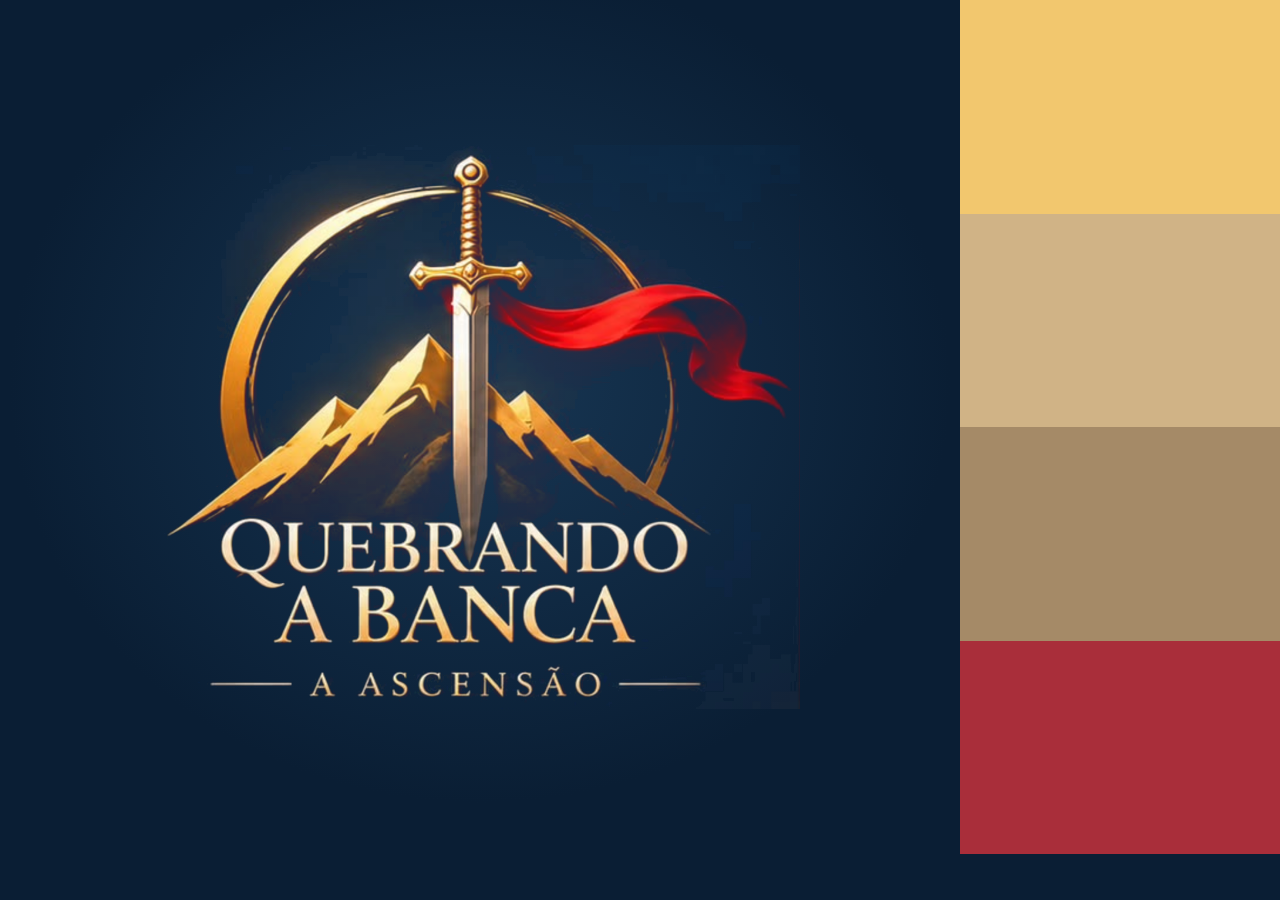
<file: thumbnail.html>
<!doctype html><html lang="pt-BR"><head><meta charset="utf-8"><link rel="stylesheet" href="styles.css">
<style>html,body{margin:0;padding:0}body{width:1280px;height:854px;display:flex;overflow:hidden;background:var(--qb-navy-deep)}.main{width:960px;height:854px;display:flex;align-items:center;justify-content:center;background:radial-gradient(70% 70% at 50% 45%,#173653 0%,#0A1E34 70%)}.logo{width:640px;height:564px;background:url('assets/logo/logo-vertical-transparent.png') center/contain no-repeat}.strip{width:320px;height:854px;display:flex;flex-direction:column}.strip div{flex:1}</style>
</head><body><div class="main"><div class="logo" role="img" aria-label="Quebrando a Banca — A Ascensão"></div></div><div class="strip"><div style="background:#F2C76E"></div><div style="background:#D0B386"></div><div style="background:#A58A67"></div><div style="background:#A92E3A"></div></div></body></html>
</file>
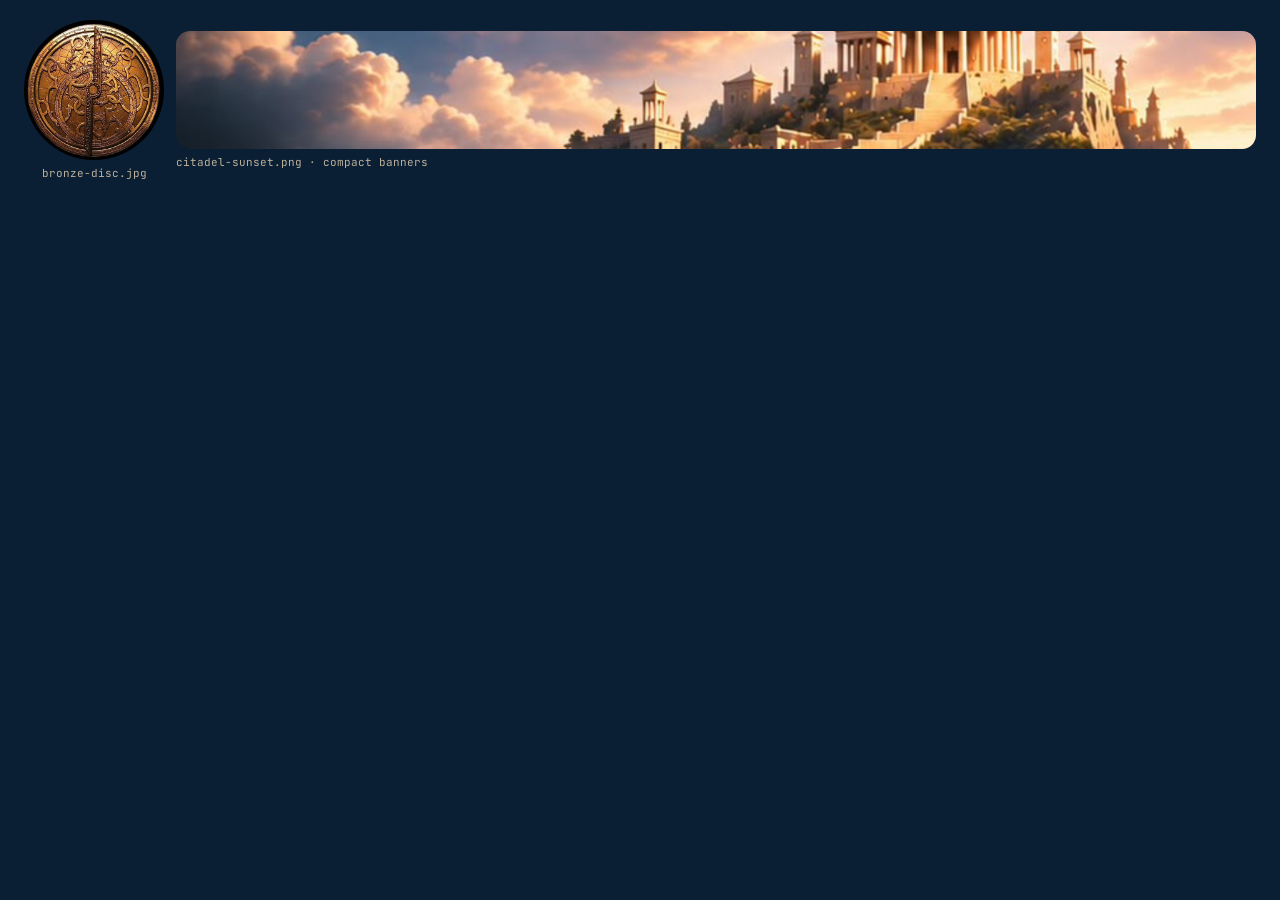
<file: guidelines/brand-artifacts.html>
<!-- @dsCard group="Brand" viewport="700x190" name="Artifact & sunset strip" subtitle="Bronze disc (seals, transitions) and citadel sunset banner" -->
<!doctype html><html lang="pt-BR"><head><meta charset="utf-8"><link rel="stylesheet" href="../styles.css">
<style>body{padding:20px 24px;background:var(--canvas)}.row{display:flex;gap:12px;flex-wrap:wrap}.lbl{font:500 12px/1.3 var(--font-body);color:var(--text-primary)}.hex{font:400 11px/1.3 var(--font-mono);color:var(--text-muted)}.role{font:400 11px/1.3 var(--font-body);color:var(--text-muted)}.ic{display:inline-block;width:16px;height:16px;background:currentColor;-webkit-mask:var(--m) center/contain no-repeat;mask:var(--m) center/contain no-repeat;flex-shrink:0}</style>
</head><body><div class="row" style="align-items:center"><div style="display:flex;flex-direction:column;align-items:center;gap:6px"><div class="qb-img qb-artifact-disc" style="width:140px;height:140px;border-radius:50%"></div><span class="hex">bronze-disc.jpg</span></div><div style="flex:1;display:flex;flex-direction:column;gap:6px"><div class="qb-img qb-scene-sunset" style="height:118px;border-radius:14px"></div><span class="hex">citadel-sunset.png · compact banners</span></div></div></body></html>
</file>
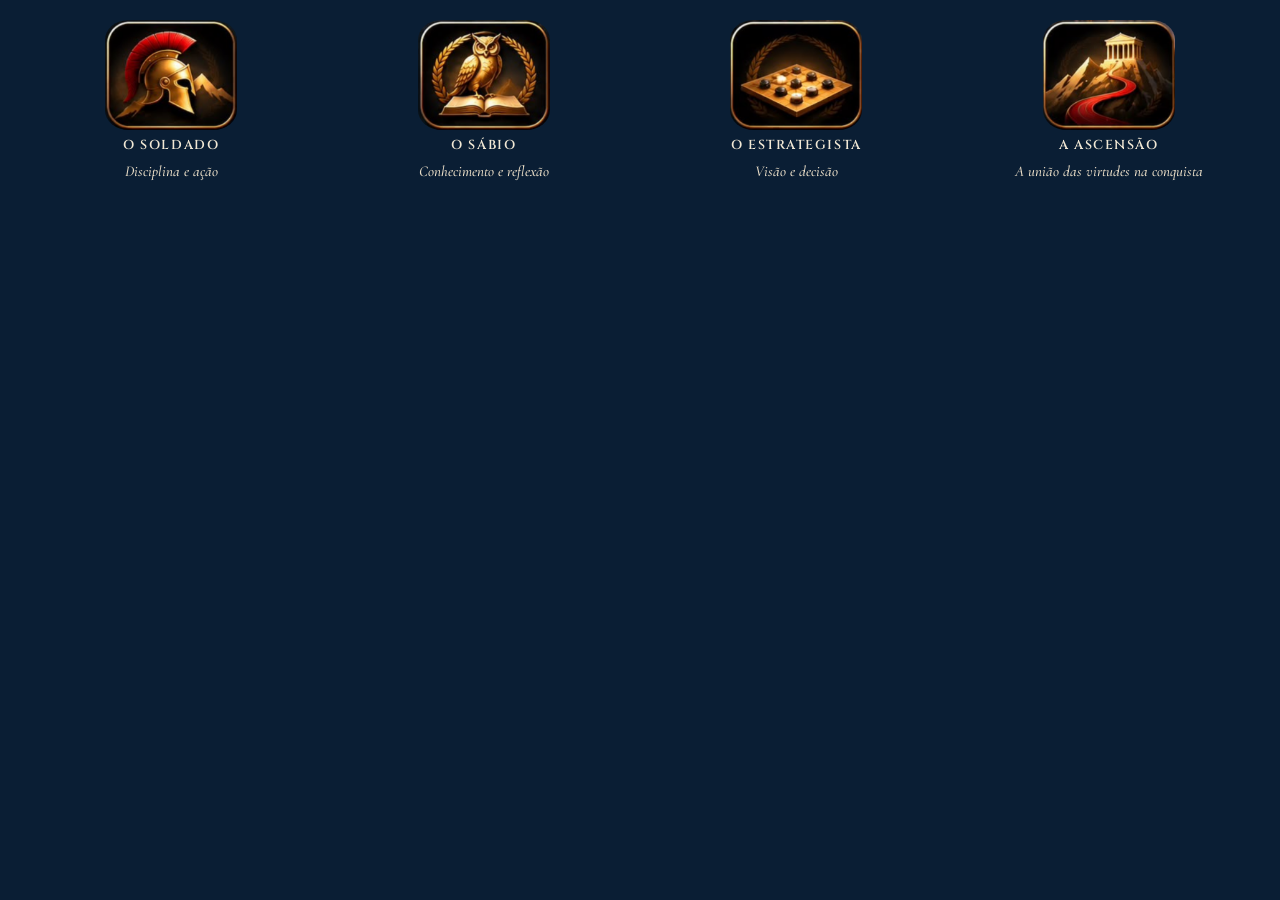
<file: guidelines/brand-emblems.html>
<!-- @dsCard group="Brand" viewport="700x250" name="Symbol variants" subtitle="O Soldado · O Sábio · O Estrategista · A Ascensão" -->
<!doctype html><html lang="pt-BR"><head><meta charset="utf-8"><link rel="stylesheet" href="../styles.css">
<style>body{padding:20px 24px;background:var(--canvas)}.row{display:flex;gap:12px;flex-wrap:wrap}.lbl{font:500 12px/1.3 var(--font-body);color:var(--text-primary)}.hex{font:400 11px/1.3 var(--font-mono);color:var(--text-muted)}.role{font:400 11px/1.3 var(--font-body);color:var(--text-muted)}.ic{display:inline-block;width:16px;height:16px;background:currentColor;-webkit-mask:var(--m) center/contain no-repeat;mask:var(--m) center/contain no-repeat;flex-shrink:0}</style>
</head><body><div class="row" style="gap:18px"><div style="flex:1;display:flex;flex-direction:column;align-items:center;gap:8px;text-align:center"><div class="qb-img qb-emblem-soldado" style="width:132px;height:110px;border-radius:18%"></div><span style="font:600 13px/1.2 var(--font-display);letter-spacing:.12em;color:var(--qb-ivory)">O SOLDADO</span><span style="font:italic 500 15px/1.25 var(--font-serif);color:var(--text-secondary)">Disciplina e ação</span></div><div style="flex:1;display:flex;flex-direction:column;align-items:center;gap:8px;text-align:center"><div class="qb-img qb-emblem-sabio" style="width:132px;height:110px;border-radius:18%"></div><span style="font:600 13px/1.2 var(--font-display);letter-spacing:.12em;color:var(--qb-ivory)">O SÁBIO</span><span style="font:italic 500 15px/1.25 var(--font-serif);color:var(--text-secondary)">Conhecimento e reflexão</span></div><div style="flex:1;display:flex;flex-direction:column;align-items:center;gap:8px;text-align:center"><div class="qb-img qb-emblem-estrategista" style="width:132px;height:110px;border-radius:18%"></div><span style="font:600 13px/1.2 var(--font-display);letter-spacing:.12em;color:var(--qb-ivory)">O ESTRATEGISTA</span><span style="font:italic 500 15px/1.25 var(--font-serif);color:var(--text-secondary)">Visão e decisão</span></div><div style="flex:1;display:flex;flex-direction:column;align-items:center;gap:8px;text-align:center"><div class="qb-img qb-emblem-ascensao" style="width:132px;height:110px;border-radius:18%"></div><span style="font:600 13px/1.2 var(--font-display);letter-spacing:.12em;color:var(--qb-ivory)">A ASCENSÃO</span><span style="font:italic 500 15px/1.25 var(--font-serif);color:var(--text-secondary)">A união das virtudes na conquista</span></div></div></body></html>
</file>
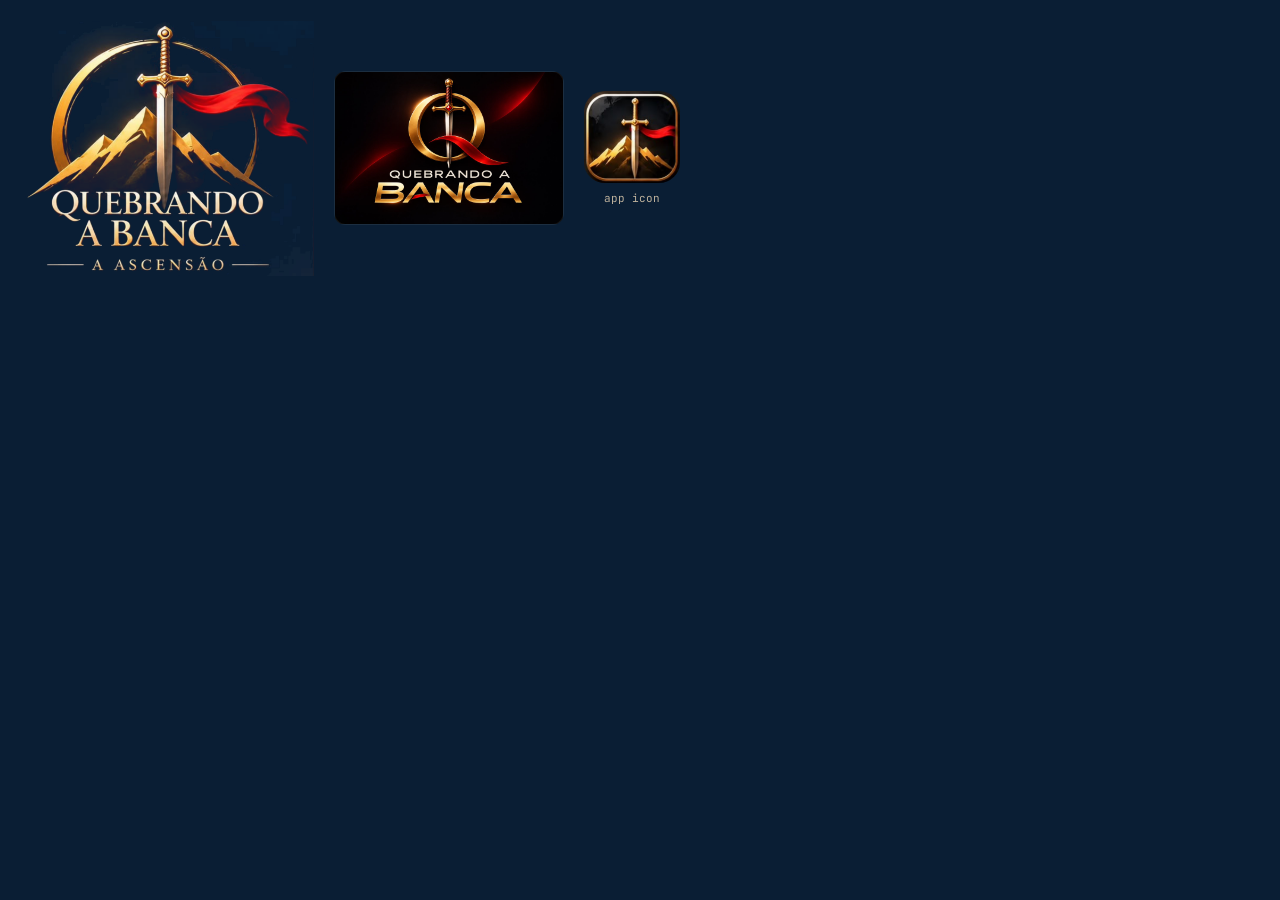
<file: guidelines/brand-logos.html>
<!-- @dsCard group="Brand" viewport="700x300" name="Logo lockups" subtitle="Vertical emblem, Q-sword logo, app icon — supplied art" -->
<!doctype html><html lang="pt-BR"><head><meta charset="utf-8"><link rel="stylesheet" href="../styles.css">
<style>body{padding:20px 24px;background:var(--canvas)}.row{display:flex;gap:12px;flex-wrap:wrap}.lbl{font:500 12px/1.3 var(--font-body);color:var(--text-primary)}.hex{font:400 11px/1.3 var(--font-mono);color:var(--text-muted)}.role{font:400 11px/1.3 var(--font-body);color:var(--text-muted)}.ic{display:inline-block;width:16px;height:16px;background:currentColor;-webkit-mask:var(--m) center/contain no-repeat;mask:var(--m) center/contain no-repeat;flex-shrink:0}</style>
</head><body><div style="display:flex;gap:20px;align-items:center"><div class="qb-img qb-logo-vertical" style="width:290px;height:256px;background-size:contain"></div><div class="qb-img qb-logo-q-full" style="width:230px;height:154px;border-radius:12px;border:1px solid rgba(241,232,213,.08)"></div><div style="display:flex;flex-direction:column;align-items:center;gap:8px"><div class="qb-img qb-logo-app-icon" style="width:96px;height:92px;background-size:cover;border-radius:22%"></div><span class="hex">app icon</span></div></div></body></html>
</file>
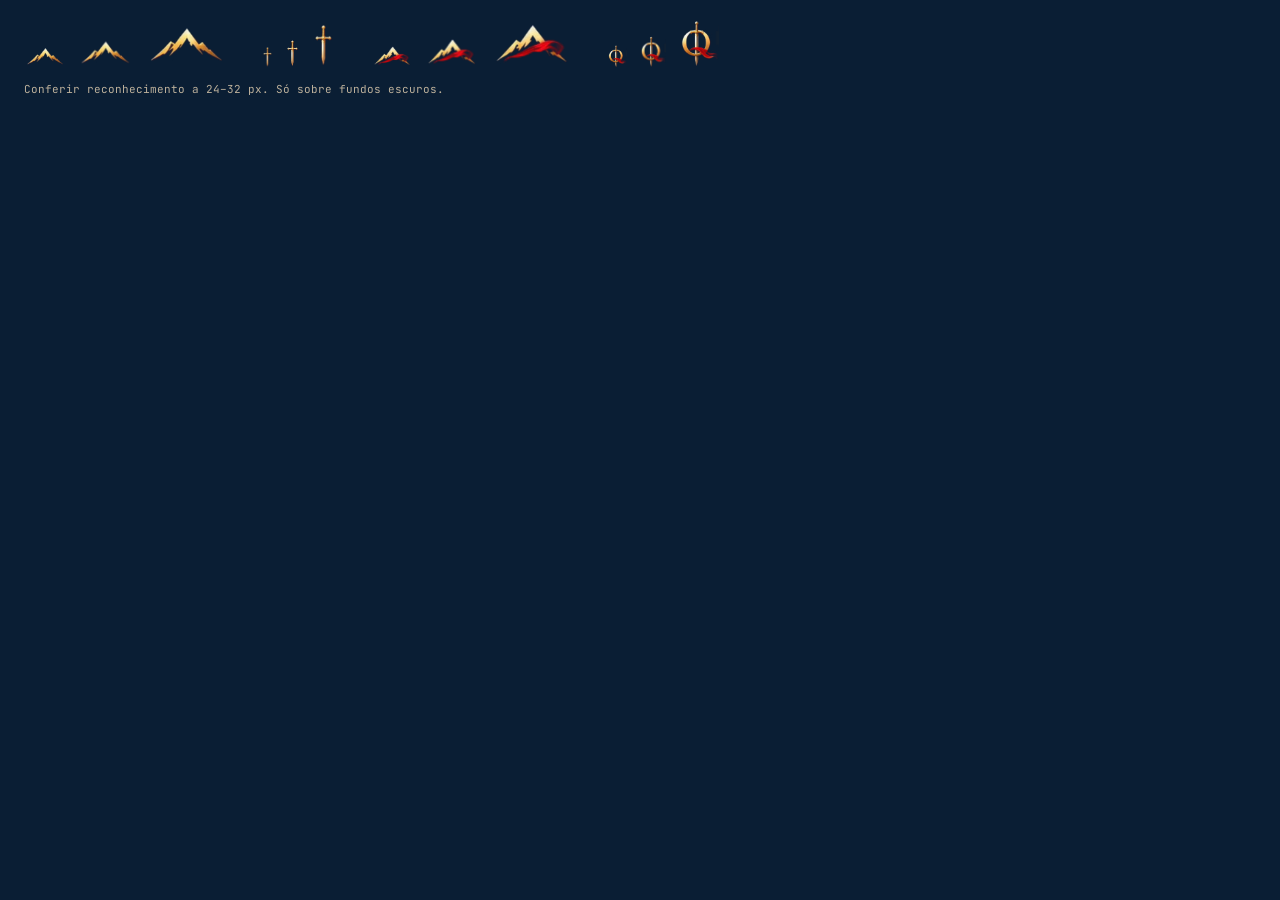
<file: guidelines/brand-marks.html>
<!-- @dsCard group="Brand" viewport="700x150" name="Reduced symbols" subtitle="Mountain · sword · mountain + ribbon · Q-sword at 24–48px" -->
<!doctype html><html lang="pt-BR"><head><meta charset="utf-8"><link rel="stylesheet" href="../styles.css">
<style>body{padding:20px 24px;background:var(--canvas)}.row{display:flex;gap:12px;flex-wrap:wrap}.lbl{font:500 12px/1.3 var(--font-body);color:var(--text-primary)}.hex{font:400 11px/1.3 var(--font-mono);color:var(--text-muted)}.role{font:400 11px/1.3 var(--font-body);color:var(--text-muted)}.ic{display:inline-block;width:16px;height:16px;background:currentColor;-webkit-mask:var(--m) center/contain no-repeat;mask:var(--m) center/contain no-repeat;flex-shrink:0}</style>
</head><body><div class="row" style="gap:36px;align-items:flex-end"><div style="display:flex;align-items:flex-end;gap:12px"><div class="qb-img qb-mark-mountain" style="height:24px;width:41px;background-size:contain"></div><div class="qb-img qb-mark-mountain" style="height:32px;width:55px;background-size:contain"></div><div class="qb-img qb-mark-mountain" style="height:48px;width:82px;background-size:contain"></div></div><div style="display:flex;align-items:flex-end;gap:12px"><div class="qb-img qb-mark-sword" style="height:24px;width:11px;background-size:contain"></div><div class="qb-img qb-mark-sword" style="height:32px;width:15px;background-size:contain"></div><div class="qb-img qb-mark-sword" style="height:48px;width:23px;background-size:contain"></div></div><div style="display:flex;align-items:flex-end;gap:12px"><div class="qb-img qb-mark-mountain-ribbon" style="height:24px;width:41px;background-size:contain"></div><div class="qb-img qb-mark-mountain-ribbon" style="height:32px;width:54px;background-size:contain"></div><div class="qb-img qb-mark-mountain-ribbon" style="height:48px;width:81px;background-size:contain"></div></div><div style="display:flex;align-items:flex-end;gap:12px"><div class="qb-img qb-mark-q-sword" style="height:24px;width:20px;background-size:contain"></div><div class="qb-img qb-mark-q-sword" style="height:32px;width:27px;background-size:contain"></div><div class="qb-img qb-mark-q-sword" style="height:48px;width:41px;background-size:contain"></div></div></div><div class="hex" style="margin-top:14px">Conferir reconhecimento a 24–32 px. Só sobre fundos escuros.</div></body></html>
</file>
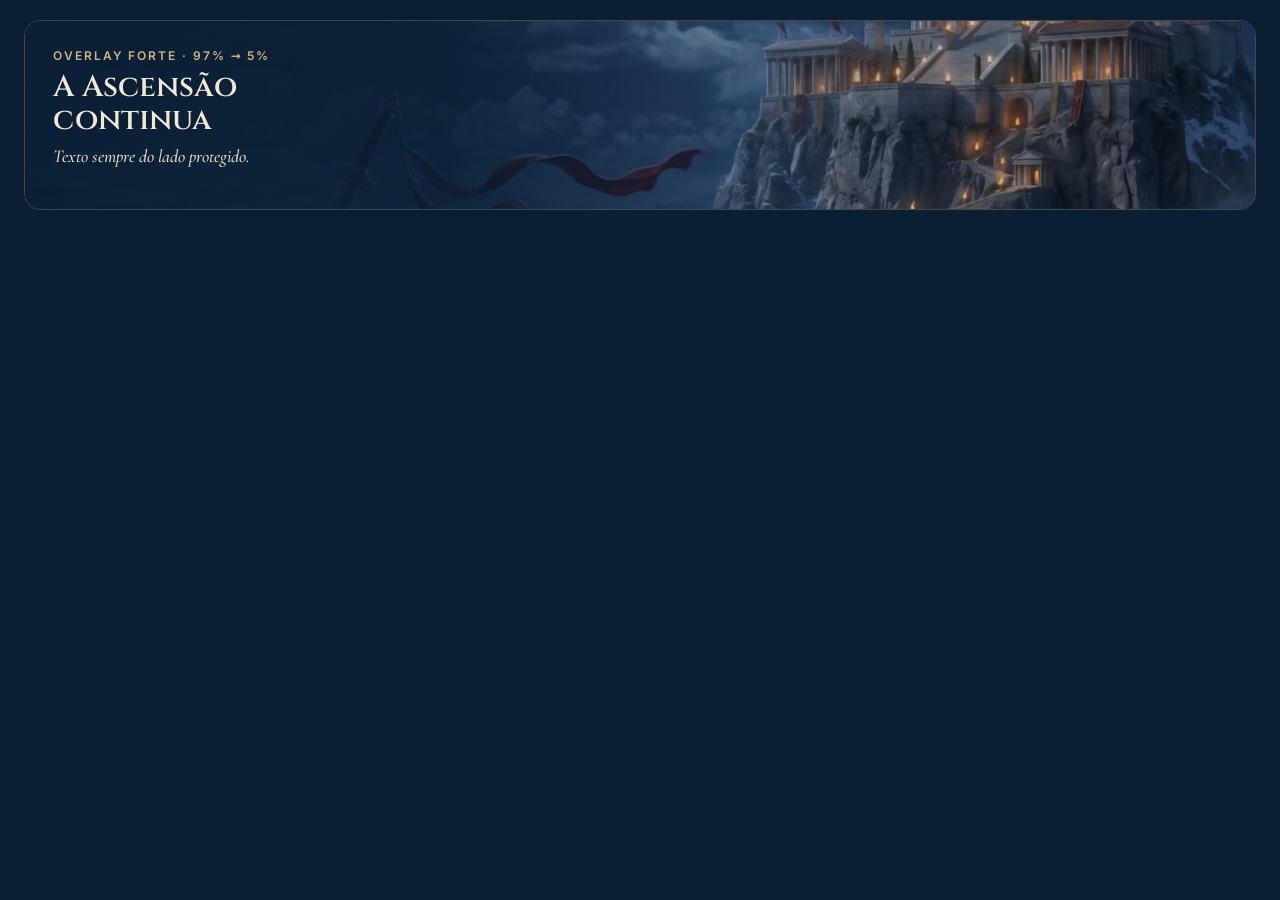
<file: guidelines/brand-protection.html>
<!-- @dsCard group="Brand" viewport="700x230" name="Scene protection" subtitle="Copy only on the protected side; gradient to navy ≥ 4.5:1" -->
<!doctype html><html lang="pt-BR"><head><meta charset="utf-8"><link rel="stylesheet" href="../styles.css">
<style>body{padding:20px 24px;background:var(--canvas)}.row{display:flex;gap:12px;flex-wrap:wrap}.lbl{font:500 12px/1.3 var(--font-body);color:var(--text-primary)}.hex{font:400 11px/1.3 var(--font-mono);color:var(--text-muted)}.role{font:400 11px/1.3 var(--font-body);color:var(--text-muted)}.ic{display:inline-block;width:16px;height:16px;background:currentColor;-webkit-mask:var(--m) center/contain no-repeat;mask:var(--m) center/contain no-repeat;flex-shrink:0}</style>
</head><body><div style="position:relative;height:190px;border-radius:16px;overflow:hidden;border:var(--border-hairline)"><div class="qb-img qb-scene-night" style="position:absolute;inset:0;background-position:70% 35%"></div><div style="position:absolute;inset:0;background:linear-gradient(90deg,rgba(10,30,52,.97) 0%,rgba(10,30,52,.88) 34%,rgba(10,30,52,.35) 64%,rgba(10,30,52,.05) 100%)"></div><div style="position:relative;padding:28px;display:flex;flex-direction:column;gap:8px;max-width:360px"><span class="qb-overline" style="color:var(--qb-gold)">Overlay forte · 97% → 5%</span><span style="font:600 30px/1.1 var(--font-display);color:var(--qb-ivory)">A Ascensão continua</span><span style="font:italic 500 18px/1.3 var(--font-serif);color:var(--qb-parchment)">Texto sempre do lado protegido.</span></div></div></body></html>
</file>
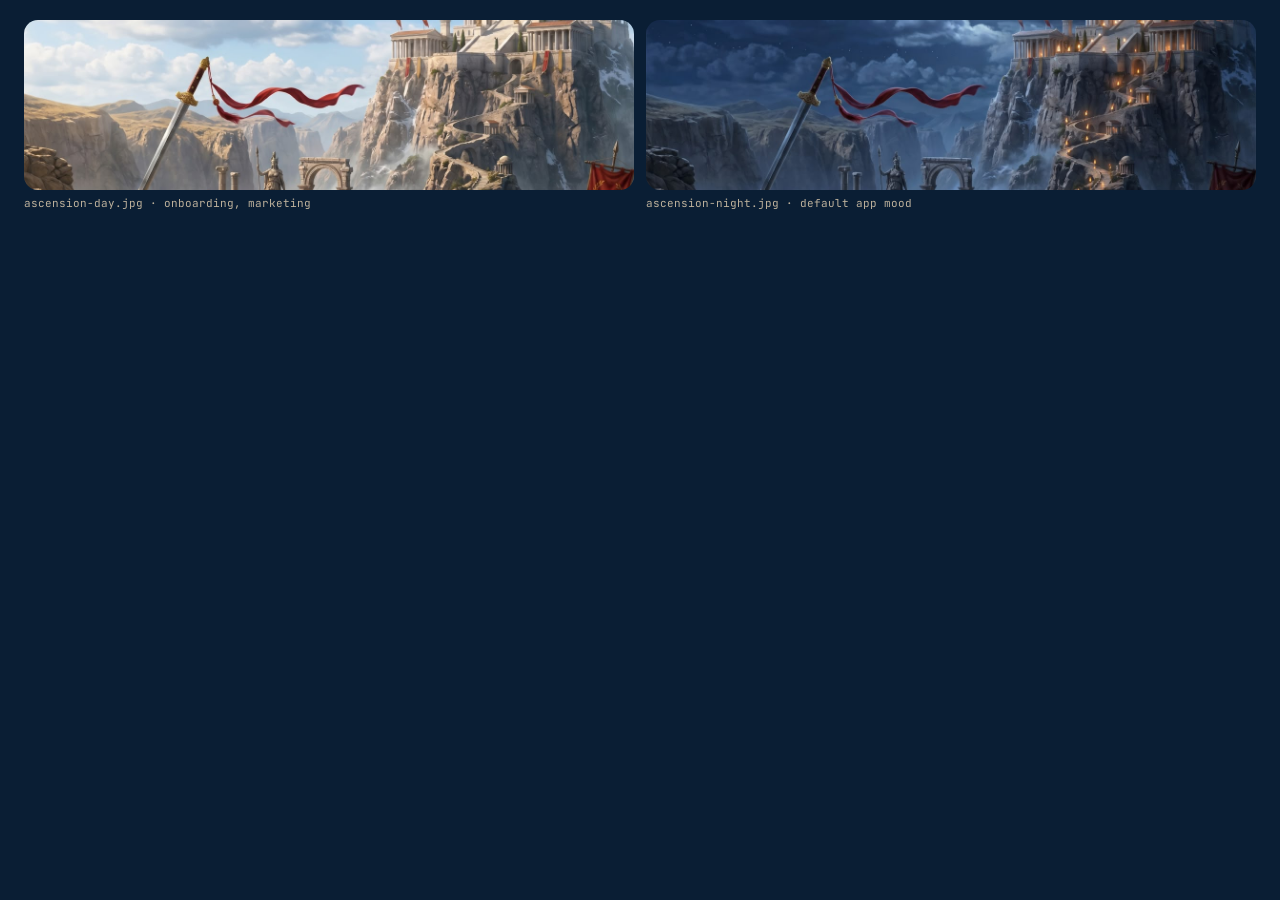
<file: guidelines/brand-scenes.html>
<!-- @dsCard group="Brand" viewport="700x230" name="Scenes — day & night" subtitle="The ascent to the citadel; same composition, two moods" -->
<!doctype html><html lang="pt-BR"><head><meta charset="utf-8"><link rel="stylesheet" href="../styles.css">
<style>body{padding:20px 24px;background:var(--canvas)}.row{display:flex;gap:12px;flex-wrap:wrap}.lbl{font:500 12px/1.3 var(--font-body);color:var(--text-primary)}.hex{font:400 11px/1.3 var(--font-mono);color:var(--text-muted)}.role{font:400 11px/1.3 var(--font-body);color:var(--text-muted)}.ic{display:inline-block;width:16px;height:16px;background:currentColor;-webkit-mask:var(--m) center/contain no-repeat;mask:var(--m) center/contain no-repeat;flex-shrink:0}</style>
</head><body><div class="row"><div style="flex:1;display:flex;flex-direction:column;gap:6px"><div class="qb-img qb-scene-day" style="height:170px;border-radius:14px"></div><span class="hex">ascension-day.jpg · onboarding, marketing</span></div><div style="flex:1;display:flex;flex-direction:column;gap:6px"><div class="qb-img qb-scene-night" style="height:170px;border-radius:14px"></div><span class="hex">ascension-night.jpg · default app mood</span></div></div></body></html>
</file>
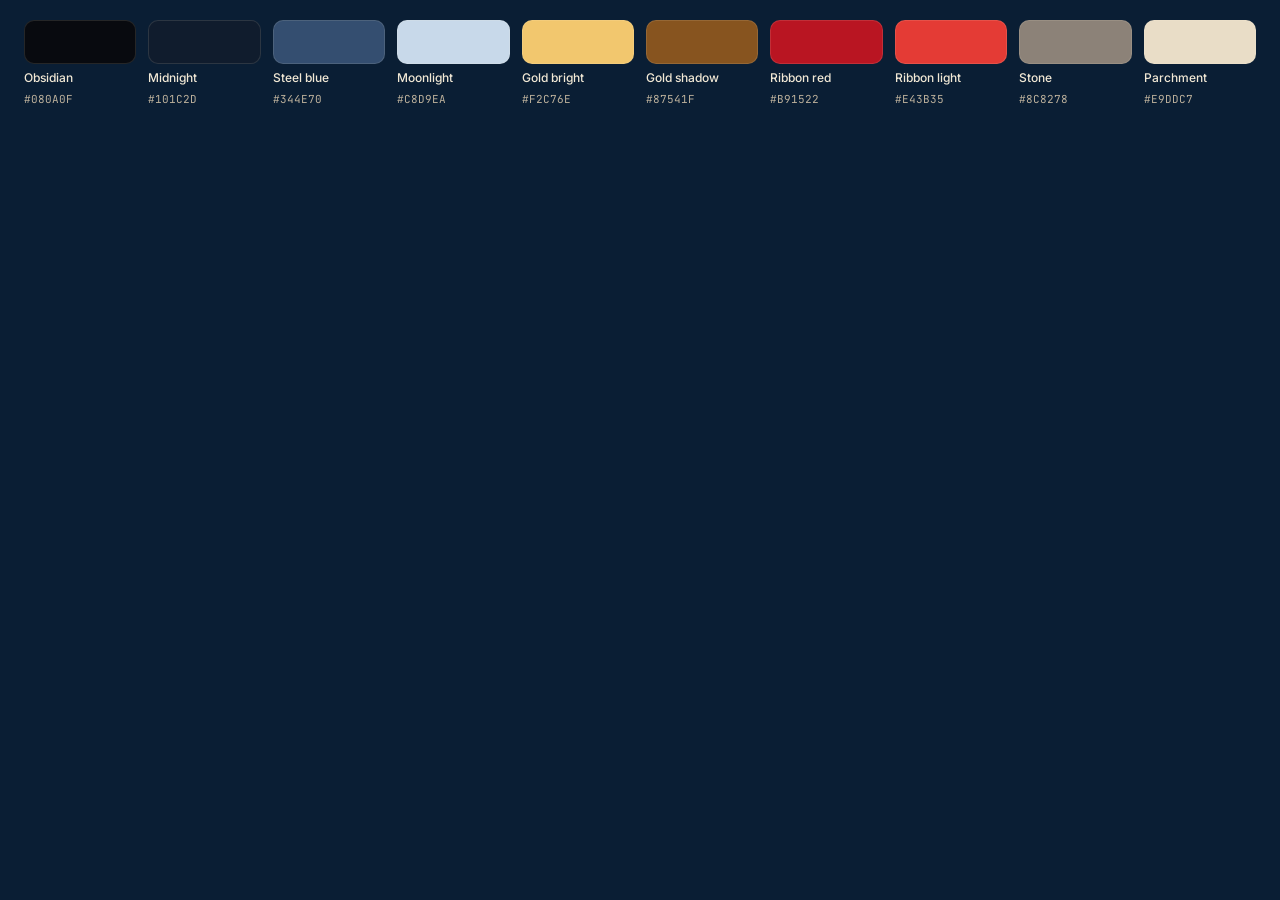
<file: guidelines/colors-cinematic.html>
<!-- @dsCard group="Colors" viewport="700x150" name="Cinematic extension" subtitle="Illustration-derived — estimates, art direction only" -->
<!doctype html><html lang="pt-BR"><head><meta charset="utf-8"><link rel="stylesheet" href="../styles.css">
<style>body{padding:20px 24px;background:var(--canvas)}.row{display:flex;gap:12px;flex-wrap:wrap}.lbl{font:500 12px/1.3 var(--font-body);color:var(--text-primary)}.hex{font:400 11px/1.3 var(--font-mono);color:var(--text-muted)}.role{font:400 11px/1.3 var(--font-body);color:var(--text-muted)}.ic{display:inline-block;width:16px;height:16px;background:currentColor;-webkit-mask:var(--m) center/contain no-repeat;mask:var(--m) center/contain no-repeat;flex-shrink:0}</style>
</head><body><div class="row"><div style="flex:1;min-width:58px;display:flex;flex-direction:column;gap:6px"><div style="height:44px;border-radius:10px;background:#080A0F;border:1px solid rgba(241,232,213,.12)"></div><div class="lbl">Obsidian</div><div class="hex">#080A0F</div></div><div style="flex:1;min-width:58px;display:flex;flex-direction:column;gap:6px"><div style="height:44px;border-radius:10px;background:#101C2D;border:1px solid rgba(241,232,213,.12)"></div><div class="lbl">Midnight</div><div class="hex">#101C2D</div></div><div style="flex:1;min-width:58px;display:flex;flex-direction:column;gap:6px"><div style="height:44px;border-radius:10px;background:#344E70;border:1px solid rgba(241,232,213,.12)"></div><div class="lbl">Steel blue</div><div class="hex">#344E70</div></div><div style="flex:1;min-width:58px;display:flex;flex-direction:column;gap:6px"><div style="height:44px;border-radius:10px;background:#C8D9EA;border:1px solid rgba(241,232,213,.12)"></div><div class="lbl">Moonlight</div><div class="hex">#C8D9EA</div></div><div style="flex:1;min-width:58px;display:flex;flex-direction:column;gap:6px"><div style="height:44px;border-radius:10px;background:#F2C76E;border:1px solid rgba(241,232,213,.12)"></div><div class="lbl">Gold bright</div><div class="hex">#F2C76E</div></div><div style="flex:1;min-width:58px;display:flex;flex-direction:column;gap:6px"><div style="height:44px;border-radius:10px;background:#87541F;border:1px solid rgba(241,232,213,.12)"></div><div class="lbl">Gold shadow</div><div class="hex">#87541F</div></div><div style="flex:1;min-width:58px;display:flex;flex-direction:column;gap:6px"><div style="height:44px;border-radius:10px;background:#B91522;border:1px solid rgba(241,232,213,.12)"></div><div class="lbl">Ribbon red</div><div class="hex">#B91522</div></div><div style="flex:1;min-width:58px;display:flex;flex-direction:column;gap:6px"><div style="height:44px;border-radius:10px;background:#E43B35;border:1px solid rgba(241,232,213,.12)"></div><div class="lbl">Ribbon light</div><div class="hex">#E43B35</div></div><div style="flex:1;min-width:58px;display:flex;flex-direction:column;gap:6px"><div style="height:44px;border-radius:10px;background:#8C8278;border:1px solid rgba(241,232,213,.12)"></div><div class="lbl">Stone</div><div class="hex">#8C8278</div></div><div style="flex:1;min-width:58px;display:flex;flex-direction:column;gap:6px"><div style="height:44px;border-radius:10px;background:#E9DDC7;border:1px solid rgba(241,232,213,.12)"></div><div class="lbl">Parchment</div><div class="hex">#E9DDC7</div></div></div></body></html>
</file>
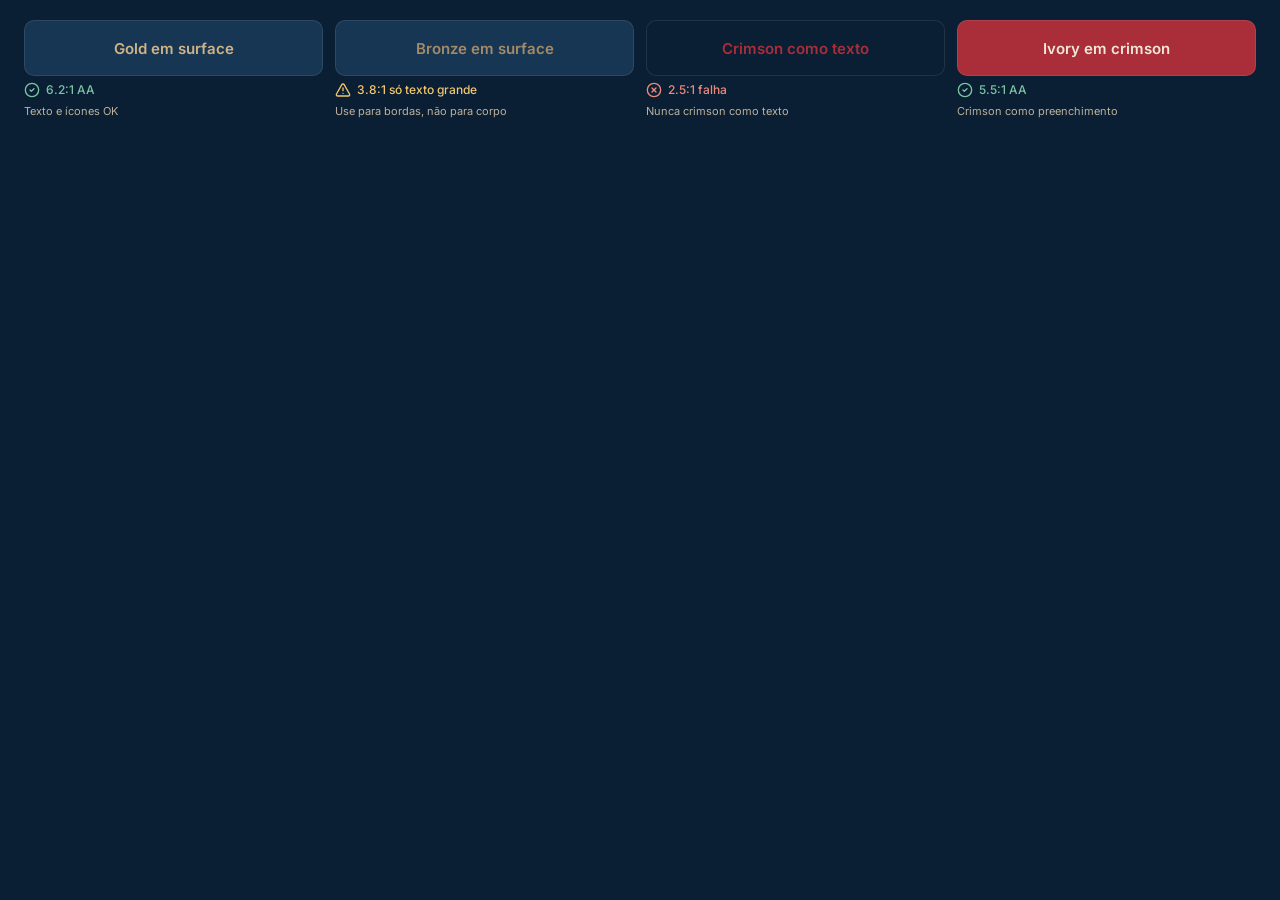
<file: guidelines/colors-contrast.html>
<!-- @dsCard group="Colors" viewport="700x170" name="Contrast rules" subtitle="Gold & bronze are not universal — check in context" -->
<!doctype html><html lang="pt-BR"><head><meta charset="utf-8"><link rel="stylesheet" href="../styles.css">
<style>body{padding:20px 24px;background:var(--canvas)}.row{display:flex;gap:12px;flex-wrap:wrap}.lbl{font:500 12px/1.3 var(--font-body);color:var(--text-primary)}.hex{font:400 11px/1.3 var(--font-mono);color:var(--text-muted)}.role{font:400 11px/1.3 var(--font-body);color:var(--text-muted)}.ic{display:inline-block;width:16px;height:16px;background:currentColor;-webkit-mask:var(--m) center/contain no-repeat;mask:var(--m) center/contain no-repeat;flex-shrink:0}</style>
</head><body><div class="row"><div style="flex:1;min-width:150px;display:flex;flex-direction:column;gap:6px"><div style="height:56px;border-radius:10px;background:#173653;display:flex;align-items:center;justify-content:center;font:600 15px/1 var(--font-body);color:#D0B386;border:1px solid rgba(241,232,213,.1)">Gold em surface</div><div style="display:flex;align-items:center;gap:6px;font:500 12px/1.2 var(--font-body);color:#7CC4A4"><span class="ic" style="--m:url(../assets/icons/circle-check.svg);color:currentColor"></span>6.2:1 AA</div><div class="role">Texto e ícones OK</div></div><div style="flex:1;min-width:150px;display:flex;flex-direction:column;gap:6px"><div style="height:56px;border-radius:10px;background:#173653;display:flex;align-items:center;justify-content:center;font:600 15px/1 var(--font-body);color:#A58A67;border:1px solid rgba(241,232,213,.1)">Bronze em surface</div><div style="display:flex;align-items:center;gap:6px;font:500 12px/1.2 var(--font-body);color:#F2C76E"><span class="ic" style="--m:url(../assets/icons/triangle-alert.svg);color:currentColor"></span>3.8:1 só texto grande</div><div class="role">Use para bordas, não para corpo</div></div><div style="flex:1;min-width:150px;display:flex;flex-direction:column;gap:6px"><div style="height:56px;border-radius:10px;background:#0A1E34;display:flex;align-items:center;justify-content:center;font:600 15px/1 var(--font-body);color:#A92E3A;border:1px solid rgba(241,232,213,.1)">Crimson como texto</div><div style="display:flex;align-items:center;gap:6px;font:500 12px/1.2 var(--font-body);color:#EE8A7C"><span class="ic" style="--m:url(../assets/icons/circle-x.svg);color:currentColor"></span>2.5:1 falha</div><div class="role">Nunca crimson como texto</div></div><div style="flex:1;min-width:150px;display:flex;flex-direction:column;gap:6px"><div style="height:56px;border-radius:10px;background:#A92E3A;display:flex;align-items:center;justify-content:center;font:600 15px/1 var(--font-body);color:#F1E8D5;border:1px solid rgba(241,232,213,.1)">Ivory em crimson</div><div style="display:flex;align-items:center;gap:6px;font:500 12px/1.2 var(--font-body);color:#7CC4A4"><span class="ic" style="--m:url(../assets/icons/circle-check.svg);color:currentColor"></span>5.5:1 AA</div><div class="role">Crimson como preenchimento</div></div></div></body></html>
</file>
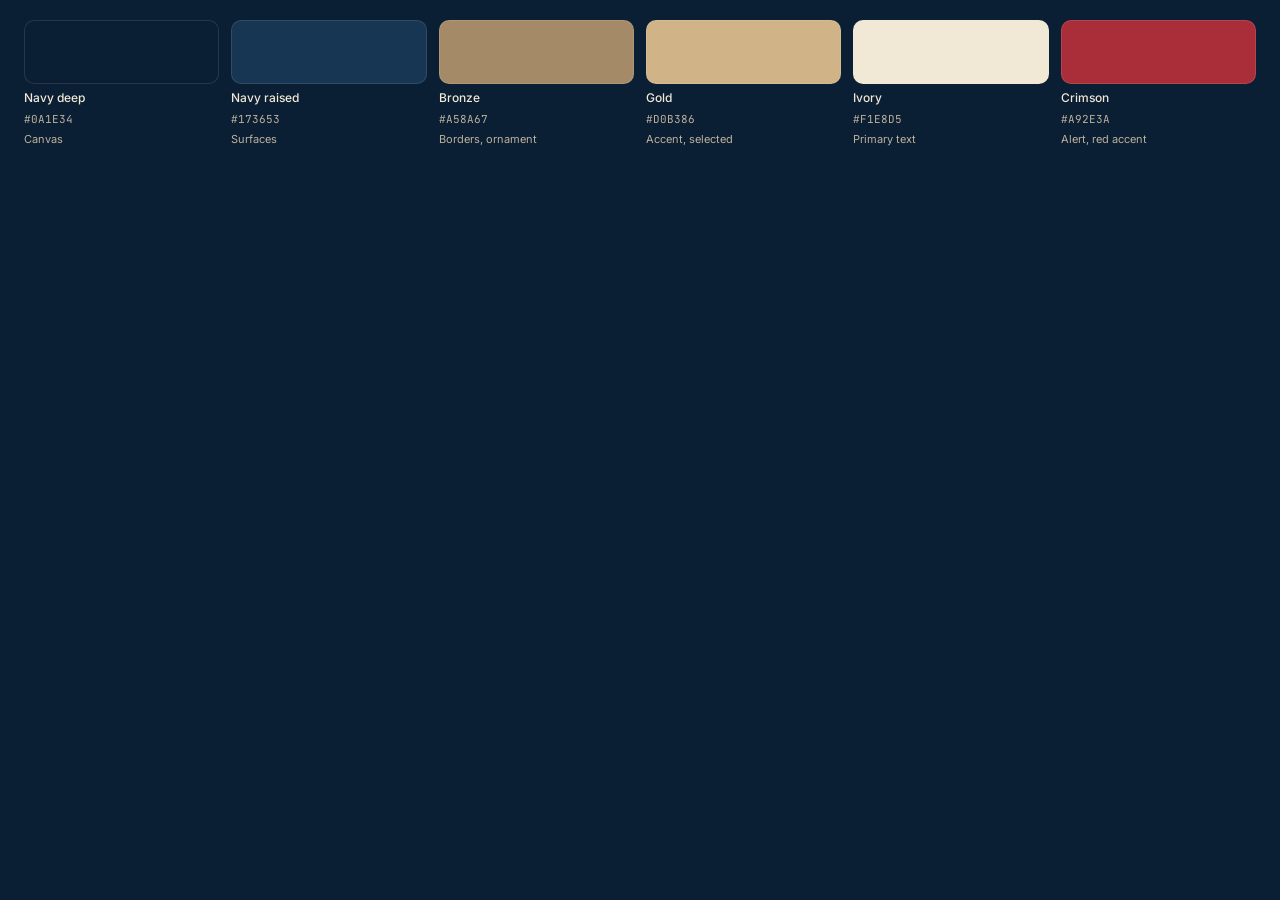
<file: guidelines/colors-core.html>
<!-- @dsCard group="Colors" viewport="700x170" name="Core palette" subtitle="Six colours verified in the app CSS" -->
<!doctype html><html lang="pt-BR"><head><meta charset="utf-8"><link rel="stylesheet" href="../styles.css">
<style>body{padding:20px 24px;background:var(--canvas)}.row{display:flex;gap:12px;flex-wrap:wrap}.lbl{font:500 12px/1.3 var(--font-body);color:var(--text-primary)}.hex{font:400 11px/1.3 var(--font-mono);color:var(--text-muted)}.role{font:400 11px/1.3 var(--font-body);color:var(--text-muted)}.ic{display:inline-block;width:16px;height:16px;background:currentColor;-webkit-mask:var(--m) center/contain no-repeat;mask:var(--m) center/contain no-repeat;flex-shrink:0}</style>
</head><body><div class="row"><div style="flex:1;min-width:96px;display:flex;flex-direction:column;gap:6px"><div style="height:64px;border-radius:10px;background:#0A1E34;border:1px solid rgba(241,232,213,.12)"></div><div class="lbl">Navy deep</div><div class="hex">#0A1E34</div><div class="role">Canvas</div></div><div style="flex:1;min-width:96px;display:flex;flex-direction:column;gap:6px"><div style="height:64px;border-radius:10px;background:#173653;border:1px solid rgba(241,232,213,.12)"></div><div class="lbl">Navy raised</div><div class="hex">#173653</div><div class="role">Surfaces</div></div><div style="flex:1;min-width:96px;display:flex;flex-direction:column;gap:6px"><div style="height:64px;border-radius:10px;background:#A58A67;border:1px solid rgba(241,232,213,.12)"></div><div class="lbl">Bronze</div><div class="hex">#A58A67</div><div class="role">Borders, ornament</div></div><div style="flex:1;min-width:96px;display:flex;flex-direction:column;gap:6px"><div style="height:64px;border-radius:10px;background:#D0B386;border:1px solid rgba(241,232,213,.12)"></div><div class="lbl">Gold</div><div class="hex">#D0B386</div><div class="role">Accent, selected</div></div><div style="flex:1;min-width:96px;display:flex;flex-direction:column;gap:6px"><div style="height:64px;border-radius:10px;background:#F1E8D5;border:1px solid rgba(241,232,213,.12)"></div><div class="lbl">Ivory</div><div class="hex">#F1E8D5</div><div class="role">Primary text</div></div><div style="flex:1;min-width:96px;display:flex;flex-direction:column;gap:6px"><div style="height:64px;border-radius:10px;background:#A92E3A;border:1px solid rgba(241,232,213,.12)"></div><div class="lbl">Crimson</div><div class="hex">#A92E3A</div><div class="role">Alert, red accent</div></div></div></body></html>
</file>
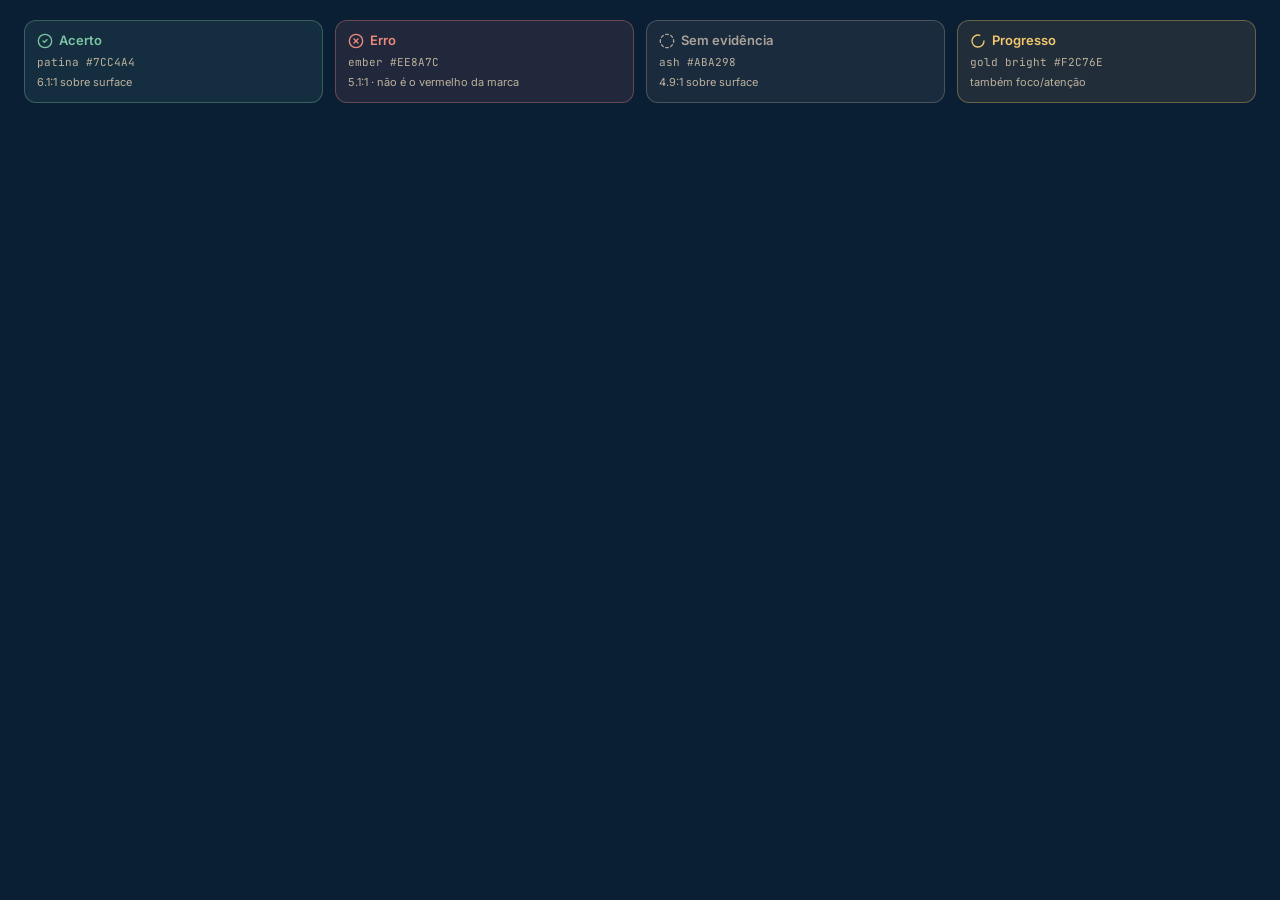
<file: guidelines/colors-states.html>
<!-- @dsCard group="Colors" viewport="700x140" name="Learning states" subtitle="Correct, incorrect, no evidence, progress — always icon + text" -->
<!doctype html><html lang="pt-BR"><head><meta charset="utf-8"><link rel="stylesheet" href="../styles.css">
<style>body{padding:20px 24px;background:var(--canvas)}.row{display:flex;gap:12px;flex-wrap:wrap}.lbl{font:500 12px/1.3 var(--font-body);color:var(--text-primary)}.hex{font:400 11px/1.3 var(--font-mono);color:var(--text-muted)}.role{font:400 11px/1.3 var(--font-body);color:var(--text-muted)}.ic{display:inline-block;width:16px;height:16px;background:currentColor;-webkit-mask:var(--m) center/contain no-repeat;mask:var(--m) center/contain no-repeat;flex-shrink:0}</style>
</head><body><div class="row"><div style="flex:1;min-width:120px;border-radius:12px;padding:12px;background:rgba(124,196,164,.1);border:1px solid #7CC4A455;display:flex;flex-direction:column;gap:6px"><div style="display:flex;align-items:center;gap:6px;color:#7CC4A4;font:600 13px/1.2 var(--font-body)"><span class="ic" style="--m:url(../assets/icons/circle-check.svg);color:#7CC4A4"></span>Acerto</div><div class="hex">patina #7CC4A4</div><div class="role">6.1:1 sobre surface</div></div><div style="flex:1;min-width:120px;border-radius:12px;padding:12px;background:rgba(238,138,124,.1);border:1px solid #EE8A7C55;display:flex;flex-direction:column;gap:6px"><div style="display:flex;align-items:center;gap:6px;color:#EE8A7C;font:600 13px/1.2 var(--font-body)"><span class="ic" style="--m:url(../assets/icons/circle-x.svg);color:#EE8A7C"></span>Erro</div><div class="hex">ember #EE8A7C</div><div class="role">5.1:1 · não é o vermelho da marca</div></div><div style="flex:1;min-width:120px;border-radius:12px;padding:12px;background:rgba(171,162,152,.1);border:1px solid #ABA29855;display:flex;flex-direction:column;gap:6px"><div style="display:flex;align-items:center;gap:6px;color:#ABA298;font:600 13px/1.2 var(--font-body)"><span class="ic" style="--m:url(../assets/icons/circle-dashed.svg);color:#ABA298"></span>Sem evidência</div><div class="hex">ash #ABA298</div><div class="role">4.9:1 sobre surface</div></div><div style="flex:1;min-width:120px;border-radius:12px;padding:12px;background:rgba(242,199,110,.1);border:1px solid #F2C76E55;display:flex;flex-direction:column;gap:6px"><div style="display:flex;align-items:center;gap:6px;color:#F2C76E;font:600 13px/1.2 var(--font-body)"><span class="ic" style="--m:url(../assets/icons/loader-circle.svg);color:#F2C76E"></span>Progresso</div><div class="hex">gold bright #F2C76E</div><div class="role">também foco/atenção</div></div></div></body></html>
</file>
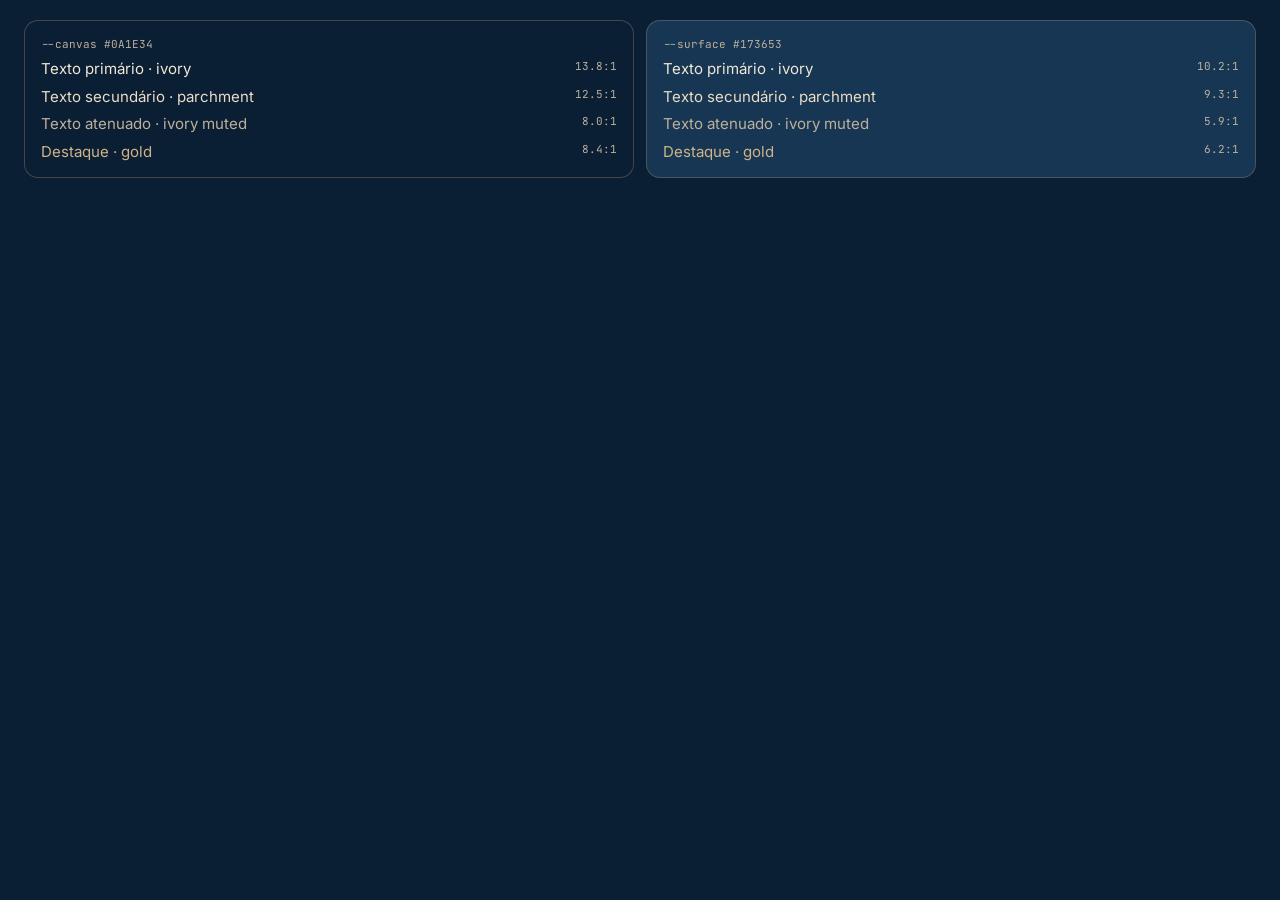
<file: guidelines/colors-text.html>
<!-- @dsCard group="Colors" viewport="700x210" name="Text on surfaces" subtitle="Semantic text tokens with measured contrast" -->
<!doctype html><html lang="pt-BR"><head><meta charset="utf-8"><link rel="stylesheet" href="../styles.css">
<style>body{padding:20px 24px;background:var(--canvas)}.row{display:flex;gap:12px;flex-wrap:wrap}.lbl{font:500 12px/1.3 var(--font-body);color:var(--text-primary)}.hex{font:400 11px/1.3 var(--font-mono);color:var(--text-muted)}.role{font:400 11px/1.3 var(--font-body);color:var(--text-muted)}.ic{display:inline-block;width:16px;height:16px;background:currentColor;-webkit-mask:var(--m) center/contain no-repeat;mask:var(--m) center/contain no-repeat;flex-shrink:0}.box{flex:1;border-radius:14px;padding:16px;display:flex;flex-direction:column;gap:8px;border:var(--border-hairline)}.t{display:flex;justify-content:space-between;gap:8px;font:400 15px/1.3 var(--font-body)}.t span:last-child{font:400 11px/1.3 var(--font-mono);color:var(--text-muted)}</style>
</head><body><div class="row"><div class="box" style="background:var(--canvas)"><div class="hex">--canvas #0A1E34</div><div class="t"><span style="color:var(--text-primary)">Texto primário · ivory</span><span>13.8:1</span></div><div class="t"><span style="color:var(--text-secondary)">Texto secundário · parchment</span><span>12.5:1</span></div><div class="t"><span style="color:var(--text-muted)">Texto atenuado · ivory muted</span><span>8.0:1</span></div><div class="t"><span style="color:var(--text-accent)">Destaque · gold</span><span>8.4:1</span></div></div><div class="box" style="background:var(--surface)"><div class="hex">--surface #173653</div><div class="t"><span style="color:var(--text-primary)">Texto primário · ivory</span><span>10.2:1</span></div><div class="t"><span style="color:var(--text-secondary)">Texto secundário · parchment</span><span>9.3:1</span></div><div class="t"><span style="color:var(--text-muted)">Texto atenuado · ivory muted</span><span>5.9:1</span></div><div class="t"><span style="color:var(--text-accent)">Destaque · gold</span><span>6.2:1</span></div></div></div></body></html>
</file>
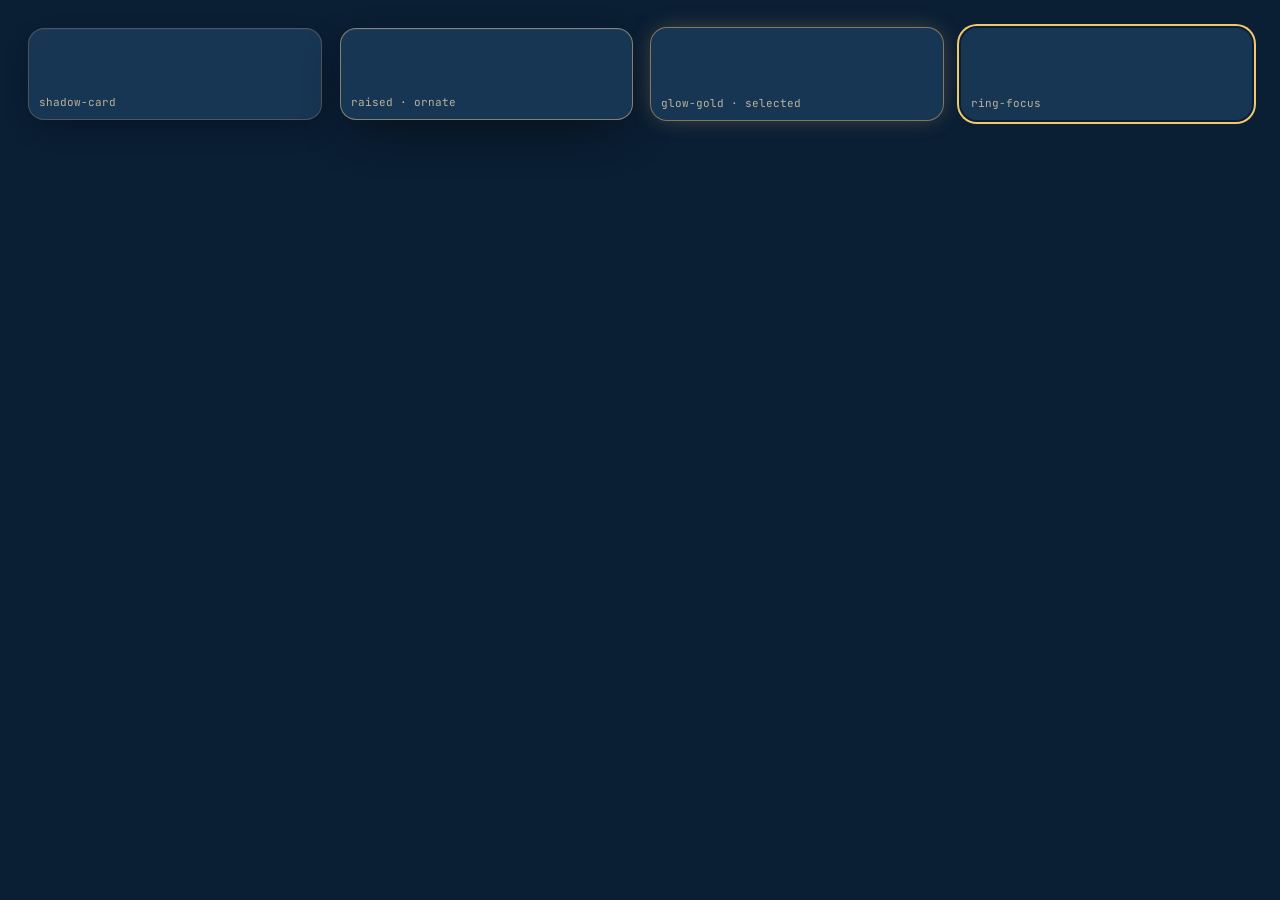
<file: guidelines/elevation.html>
<!-- @dsCard group="Spacing" viewport="700x170" name="Elevation & focus" subtitle="Deep navy shadows, bronze hairlines, gold focus ring" -->
<!doctype html><html lang="pt-BR"><head><meta charset="utf-8"><link rel="stylesheet" href="../styles.css">
<style>body{padding:20px 24px;background:var(--canvas)}.row{display:flex;gap:12px;flex-wrap:wrap}.lbl{font:500 12px/1.3 var(--font-body);color:var(--text-primary)}.hex{font:400 11px/1.3 var(--font-mono);color:var(--text-muted)}.role{font:400 11px/1.3 var(--font-body);color:var(--text-muted)}.ic{display:inline-block;width:16px;height:16px;background:currentColor;-webkit-mask:var(--m) center/contain no-repeat;mask:var(--m) center/contain no-repeat;flex-shrink:0}.e{flex:1;min-width:120px;height:92px;border-radius:16px;background:var(--surface);display:flex;align-items:flex-end;padding:10px}</style>
</head><body><div class="row" style="gap:18px;padding:8px 4px"><div class="e" style="border:var(--border-hairline);box-shadow:var(--shadow-card)"><span class="hex">shadow-card</span></div><div class="e" style="border:var(--border-ornament);box-shadow:var(--shadow-raised)"><span class="hex">raised · ornate</span></div><div class="e" style="box-shadow:var(--glow-gold)"><span class="hex">glow-gold · selected</span></div><div class="e" style="box-shadow:var(--ring-focus)"><span class="hex">ring-focus</span></div></div></body></html>
</file>
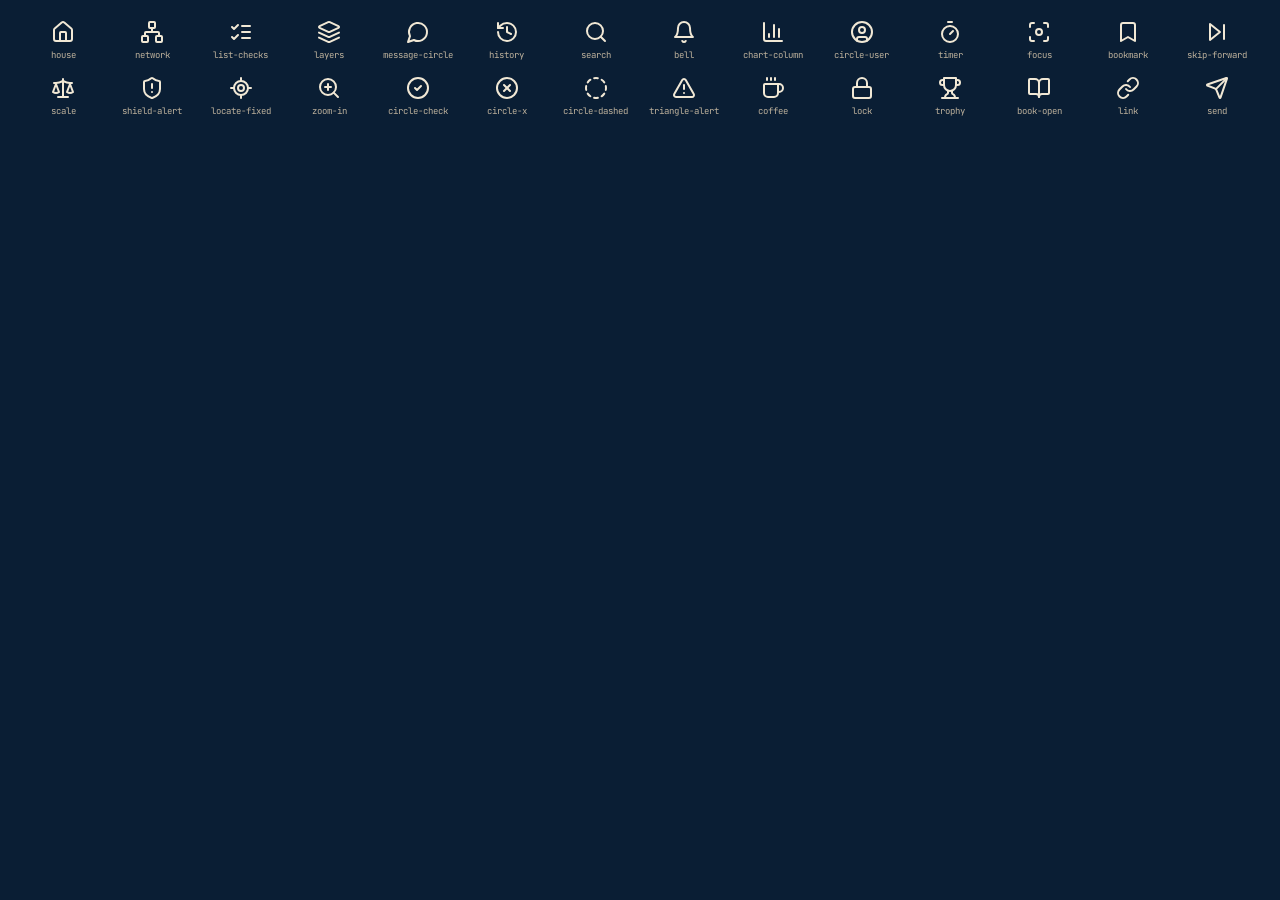
<file: guidelines/icons.html>
<!-- @dsCard group="Brand" viewport="700x190" name="Iconography — Lucide" subtitle="Outline, stroke 1.75, currentColor; gold for active" -->
<!doctype html><html lang="pt-BR"><head><meta charset="utf-8"><link rel="stylesheet" href="../styles.css">
<style>body{padding:20px 24px;background:var(--canvas)}.row{display:flex;gap:12px;flex-wrap:wrap}.lbl{font:500 12px/1.3 var(--font-body);color:var(--text-primary)}.hex{font:400 11px/1.3 var(--font-mono);color:var(--text-muted)}.role{font:400 11px/1.3 var(--font-body);color:var(--text-muted)}.ic{display:inline-block;width:16px;height:16px;background:currentColor;-webkit-mask:var(--m) center/contain no-repeat;mask:var(--m) center/contain no-repeat;flex-shrink:0}</style>
</head><body><div style="display:grid;grid-template-columns:repeat(14,1fr);gap:14px 10px"><div style="display:flex;flex-direction:column;align-items:center;gap:6px;color:var(--qb-ivory)"><span class="ic" style="--m:url(../assets/icons/house.svg);width:24px;height:24px"></span><span class="hex" style="font-size:9px;text-align:center">house</span></div><div style="display:flex;flex-direction:column;align-items:center;gap:6px;color:var(--qb-ivory)"><span class="ic" style="--m:url(../assets/icons/network.svg);width:24px;height:24px"></span><span class="hex" style="font-size:9px;text-align:center">network</span></div><div style="display:flex;flex-direction:column;align-items:center;gap:6px;color:var(--qb-ivory)"><span class="ic" style="--m:url(../assets/icons/list-checks.svg);width:24px;height:24px"></span><span class="hex" style="font-size:9px;text-align:center">list-checks</span></div><div style="display:flex;flex-direction:column;align-items:center;gap:6px;color:var(--qb-ivory)"><span class="ic" style="--m:url(../assets/icons/layers.svg);width:24px;height:24px"></span><span class="hex" style="font-size:9px;text-align:center">layers</span></div><div style="display:flex;flex-direction:column;align-items:center;gap:6px;color:var(--qb-ivory)"><span class="ic" style="--m:url(../assets/icons/message-circle.svg);width:24px;height:24px"></span><span class="hex" style="font-size:9px;text-align:center">message-circle</span></div><div style="display:flex;flex-direction:column;align-items:center;gap:6px;color:var(--qb-ivory)"><span class="ic" style="--m:url(../assets/icons/history.svg);width:24px;height:24px"></span><span class="hex" style="font-size:9px;text-align:center">history</span></div><div style="display:flex;flex-direction:column;align-items:center;gap:6px;color:var(--qb-ivory)"><span class="ic" style="--m:url(../assets/icons/search.svg);width:24px;height:24px"></span><span class="hex" style="font-size:9px;text-align:center">search</span></div><div style="display:flex;flex-direction:column;align-items:center;gap:6px;color:var(--qb-ivory)"><span class="ic" style="--m:url(../assets/icons/bell.svg);width:24px;height:24px"></span><span class="hex" style="font-size:9px;text-align:center">bell</span></div><div style="display:flex;flex-direction:column;align-items:center;gap:6px;color:var(--qb-ivory)"><span class="ic" style="--m:url(../assets/icons/chart-column.svg);width:24px;height:24px"></span><span class="hex" style="font-size:9px;text-align:center">chart-column</span></div><div style="display:flex;flex-direction:column;align-items:center;gap:6px;color:var(--qb-ivory)"><span class="ic" style="--m:url(../assets/icons/circle-user.svg);width:24px;height:24px"></span><span class="hex" style="font-size:9px;text-align:center">circle-user</span></div><div style="display:flex;flex-direction:column;align-items:center;gap:6px;color:var(--qb-ivory)"><span class="ic" style="--m:url(../assets/icons/timer.svg);width:24px;height:24px"></span><span class="hex" style="font-size:9px;text-align:center">timer</span></div><div style="display:flex;flex-direction:column;align-items:center;gap:6px;color:var(--qb-ivory)"><span class="ic" style="--m:url(../assets/icons/focus.svg);width:24px;height:24px"></span><span class="hex" style="font-size:9px;text-align:center">focus</span></div><div style="display:flex;flex-direction:column;align-items:center;gap:6px;color:var(--qb-ivory)"><span class="ic" style="--m:url(../assets/icons/bookmark.svg);width:24px;height:24px"></span><span class="hex" style="font-size:9px;text-align:center">bookmark</span></div><div style="display:flex;flex-direction:column;align-items:center;gap:6px;color:var(--qb-ivory)"><span class="ic" style="--m:url(../assets/icons/skip-forward.svg);width:24px;height:24px"></span><span class="hex" style="font-size:9px;text-align:center">skip-forward</span></div><div style="display:flex;flex-direction:column;align-items:center;gap:6px;color:var(--qb-ivory)"><span class="ic" style="--m:url(../assets/icons/scale.svg);width:24px;height:24px"></span><span class="hex" style="font-size:9px;text-align:center">scale</span></div><div style="display:flex;flex-direction:column;align-items:center;gap:6px;color:var(--qb-ivory)"><span class="ic" style="--m:url(../assets/icons/shield-alert.svg);width:24px;height:24px"></span><span class="hex" style="font-size:9px;text-align:center">shield-alert</span></div><div style="display:flex;flex-direction:column;align-items:center;gap:6px;color:var(--qb-ivory)"><span class="ic" style="--m:url(../assets/icons/locate-fixed.svg);width:24px;height:24px"></span><span class="hex" style="font-size:9px;text-align:center">locate-fixed</span></div><div style="display:flex;flex-direction:column;align-items:center;gap:6px;color:var(--qb-ivory)"><span class="ic" style="--m:url(../assets/icons/zoom-in.svg);width:24px;height:24px"></span><span class="hex" style="font-size:9px;text-align:center">zoom-in</span></div><div style="display:flex;flex-direction:column;align-items:center;gap:6px;color:var(--qb-ivory)"><span class="ic" style="--m:url(../assets/icons/circle-check.svg);width:24px;height:24px"></span><span class="hex" style="font-size:9px;text-align:center">circle-check</span></div><div style="display:flex;flex-direction:column;align-items:center;gap:6px;color:var(--qb-ivory)"><span class="ic" style="--m:url(../assets/icons/circle-x.svg);width:24px;height:24px"></span><span class="hex" style="font-size:9px;text-align:center">circle-x</span></div><div style="display:flex;flex-direction:column;align-items:center;gap:6px;color:var(--qb-ivory)"><span class="ic" style="--m:url(../assets/icons/circle-dashed.svg);width:24px;height:24px"></span><span class="hex" style="font-size:9px;text-align:center">circle-dashed</span></div><div style="display:flex;flex-direction:column;align-items:center;gap:6px;color:var(--qb-ivory)"><span class="ic" style="--m:url(../assets/icons/triangle-alert.svg);width:24px;height:24px"></span><span class="hex" style="font-size:9px;text-align:center">triangle-alert</span></div><div style="display:flex;flex-direction:column;align-items:center;gap:6px;color:var(--qb-ivory)"><span class="ic" style="--m:url(../assets/icons/coffee.svg);width:24px;height:24px"></span><span class="hex" style="font-size:9px;text-align:center">coffee</span></div><div style="display:flex;flex-direction:column;align-items:center;gap:6px;color:var(--qb-ivory)"><span class="ic" style="--m:url(../assets/icons/lock.svg);width:24px;height:24px"></span><span class="hex" style="font-size:9px;text-align:center">lock</span></div><div style="display:flex;flex-direction:column;align-items:center;gap:6px;color:var(--qb-ivory)"><span class="ic" style="--m:url(../assets/icons/trophy.svg);width:24px;height:24px"></span><span class="hex" style="font-size:9px;text-align:center">trophy</span></div><div style="display:flex;flex-direction:column;align-items:center;gap:6px;color:var(--qb-ivory)"><span class="ic" style="--m:url(../assets/icons/book-open.svg);width:24px;height:24px"></span><span class="hex" style="font-size:9px;text-align:center">book-open</span></div><div style="display:flex;flex-direction:column;align-items:center;gap:6px;color:var(--qb-ivory)"><span class="ic" style="--m:url(../assets/icons/link.svg);width:24px;height:24px"></span><span class="hex" style="font-size:9px;text-align:center">link</span></div><div style="display:flex;flex-direction:column;align-items:center;gap:6px;color:var(--qb-ivory)"><span class="ic" style="--m:url(../assets/icons/send.svg);width:24px;height:24px"></span><span class="hex" style="font-size:9px;text-align:center">send</span></div></div></body></html>
</file>
<file: styles.css>
@import url('tokens/fonts.css');
@import url('tokens/colors.css');
@import url('tokens/typography.css');
@import url('tokens/spacing.css');
@import url('tokens/effects.css');
@import url('tokens/assets.css');
@import url('tokens/base.css');
@import url('components/components.css');
</file>
